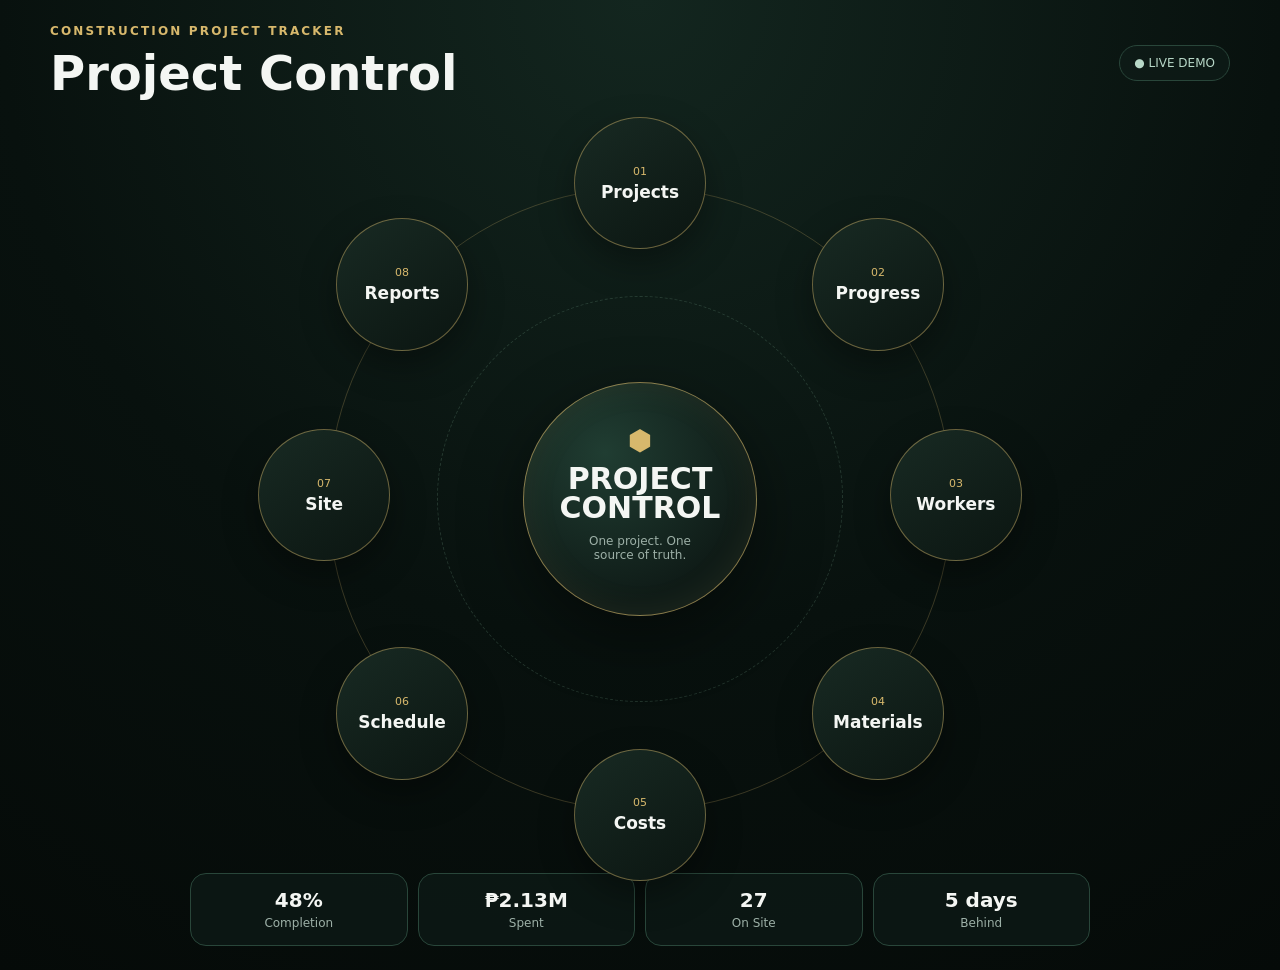
<file: index.html>
<!DOCTYPE html>
<html lang="en">
<head>
  <meta charset="UTF-8" />
  <meta name="viewport" content="width=device-width, initial-scale=1.0" />
  <title>Construction Project Tracker</title>
  <meta name="build-version" content="10" />
  <link rel="stylesheet" href="styles.css?v=10" />






<style id="mobile-readable-v9">
@media (max-width:760px){
  html,body,#app{margin:0!important;width:100%!important;min-height:100%!important;overflow-x:hidden!important}
  body{background:#06100d!important}
  #orbitView.screen.active{
    display:flex!important;
    flex-direction:column!important;
    width:100%!important;
    min-height:100dvh!important;
    height:auto!important;
    padding:12px 14px 16px!important;
    overflow:visible!important;
  }
  #homeFit{
    position:static!important;
    width:100%!important;
    min-height:0!important;
    padding:0!important;
    transform:none!important;
  }
  #homeFit .topbar{
    width:100%!important;
    margin:0 0 8px!important;
    align-items:flex-start!important;
  }
  #homeFit .topbar h1{
    font-size:27px!important;
    line-height:1.05!important;
  }
  #homeFit .eyebrow{
    font-size:9px!important;
    letter-spacing:.12em!important;
    margin-bottom:4px!important;
  }
  #homeFit .status-pill{
    font-size:9px!important;
    padding:7px 9px!important;
  }
  #homeFit .orbit-wrap{
    width:92vw!important;
    height:92vw!important;
    aspect-ratio:1/1!important;
    margin:4px auto 8px!important;
    transform:none!important;
  }
  #homeFit .module{
    width:22vw!important;
    height:22vw!important;
    max-width:92px!important;
    max-height:92px!important;
    min-width:76px!important;
    min-height:76px!important;
    border-width:1.5px!important;
  }
  #homeFit .module b{
    font-size:13px!important;
    line-height:1.05!important;
  }
  #homeFit .module span{
    font-size:9px!important;
    margin-bottom:3px!important;
  }
  #homeFit .core{
    width:34vw!important;
    height:34vw!important;
    max-width:142px!important;
    max-height:142px!important;
  }
  #homeFit .core h2{
    font-size:20px!important;
    line-height:.98!important;
  }
  #homeFit .core p{
    display:block!important;
    font-size:9px!important;
    line-height:1.1!important;
    margin:7px 12px 0!important;
  }
  #homeFit .quick-metrics{
    width:100%!important;
    display:grid!important;
    grid-template-columns:repeat(2,minmax(0,1fr))!important;
    gap:8px!important;
    margin:4px 0 0!important;
  }
  #homeFit .quick-metrics div{
    padding:10px 8px!important;
    border-radius:13px!important;
  }
  #homeFit .quick-metrics strong{
    font-size:18px!important;
    line-height:1.05!important;
  }
  #homeFit .quick-metrics span{
    font-size:10px!important;
    line-height:1.1!important;
  }
}
</style>
</head>
<body>
  <main id="app">
    <section id="orbitView" class="screen active">
      <div id="homeFit" class="home-fit">
      <div class="topbar">
        <div><p class="eyebrow">CONSTRUCTION PROJECT TRACKER</p><h1>Project Control</h1></div>
        <div class="status-pill">● LIVE DEMO</div>
      </div>
      <div class="orbit-wrap">
        <div class="orbit-ring ring-1"></div><div class="orbit-ring ring-2"></div>
        <button class="module module-1" data-module="projects"><span>01</span><b>Projects</b></button>
        <button class="module module-2" data-module="progress"><span>02</span><b>Progress</b></button>
        <button class="module module-3" data-module="workers"><span>03</span><b>Workers</b></button>
        <button class="module module-4" data-module="materials"><span>04</span><b>Materials</b></button>
        <button class="module module-5" data-module="costs"><span>05</span><b>Costs</b></button>
        <button class="module module-6" data-module="schedule"><span>06</span><b>Schedule</b></button>
        <button class="module module-7" data-module="site"><span>07</span><b>Site</b></button>
        <button class="module module-8" data-module="reports"><span>08</span><b>Reports</b></button>
        <div class="core"><div class="helmet">⬢</div><h2>PROJECT<br/>CONTROL</h2><p>One project. One source of truth.</p></div>
      </div>
      <div class="quick-metrics">
        <div><strong>48%</strong><span>Completion</span></div>
        <div><strong>₱2.13M</strong><span>Spent</span></div>
        <div><strong>27</strong><span>On Site</span></div>
        <div><strong>5 days</strong><span>Behind</span></div>
      </div>
      </div>
    </section>
    <section id="moduleView" class="screen">
      <div class="module-shell">
        <div class="module-header">
          <button id="backBtn" class="back-btn">← Back to Project Control</button>
          <div><p id="moduleEyebrow" class="eyebrow"></p><h2 id="moduleTitle"></h2></div>
          <button id="newRecordBtn" class="primary-btn">+ New Record</button>
        </div>
        <div id="moduleContent"></div>
      </div>
    </section>
  </main>
  <script src="app.js?v=10"></script>
</body>
</html>
</file>
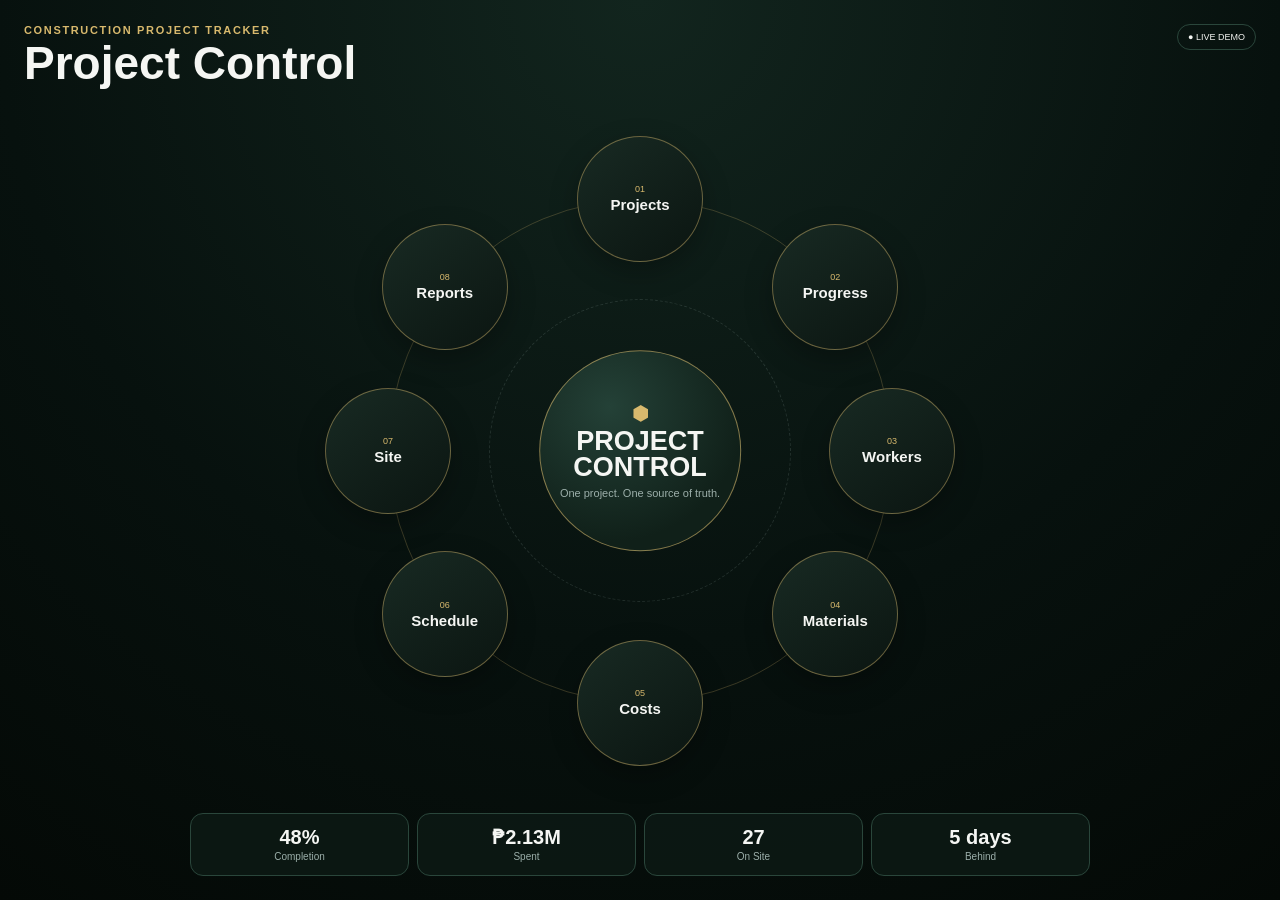
<file: fit/index.html>
<!DOCTYPE html>
<html lang="en">
<head>
<meta charset="UTF-8">
<meta name="viewport" content="width=device-width,initial-scale=1,viewport-fit=cover">
<title>Construction Project Tracker</title>
<style>
:root{--bg:#07110e;--panel:#0f1d18;--line:#2a463b;--gold:#d8b96d;--text:#f5f6f3;--muted:#9cafaa}
*{box-sizing:border-box}
html,body{margin:0;width:100%;min-height:100%;background:radial-gradient(circle at top,#12251e,#07110e 58%,#040906);color:var(--text);font-family:Arial,Helvetica,sans-serif}
body{overflow-x:hidden}
button{font:inherit}
#home{min-height:100svh;height:100svh;padding:12px 14px 14px;display:flex;flex-direction:column;gap:8px;overflow:hidden}
.top{display:flex;justify-content:space-between;align-items:flex-start;gap:10px}
.kicker{font-size:9px;letter-spacing:.15em;font-weight:800;color:var(--gold);margin-bottom:4px}
h1{margin:0;font-size:28px;line-height:1}
.live{font-size:9px;border:1px solid var(--line);padding:7px 10px;border-radius:999px;white-space:nowrap}
.orbit{position:relative;align-self:center;width:min(96vw,58svh);aspect-ratio:1/1;margin:10px auto 8px;flex:0 0 auto}
.r1,.r2{position:absolute;border-radius:50%;pointer-events:none}
.r1{inset:10%;border:1px solid rgba(216,185,109,.24)}
.r2{inset:26%;border:1px dashed rgba(156,175,170,.18)}
.center,.m{position:absolute;border-radius:50%;display:flex;align-items:center;justify-content:center;text-align:center;color:var(--text)}
.center{left:50%;top:50%;transform:translate(-50%,-50%);width:32%;aspect-ratio:1;background:radial-gradient(circle at 35% 28%,#244137,#102019 70%);border:1px solid rgba(216,185,109,.58);flex-direction:column;padding:8px}
.center .icon{color:var(--gold);font-size:20px;margin-bottom:4px}
.center b{font-size:clamp(16px,4.6vw,23px);line-height:.95}
.center small{font-size:9px;color:var(--muted);margin-top:7px;line-height:1.1}
.m{width:20%;aspect-ratio:1;border:1px solid rgba(216,185,109,.45);background:linear-gradient(145deg,#182a23,#0b1511);cursor:pointer;flex-direction:column;box-shadow:0 10px 28px rgba(0,0,0,.28)}
.m span{font-size:8px;color:var(--gold);margin-bottom:3px}.m b{font-size:clamp(11px,3.2vw,14px);line-height:1.05}
.p1{left:40%;top:0}.p2{right:9%;top:14%}.p3{right:0;top:40%}.p4{right:9%;bottom:14%}.p5{left:40%;bottom:0}.p6{left:9%;bottom:14%}.p7{left:0;top:40%}.p8{left:9%;top:14%}
.metrics{display:grid;grid-template-columns:repeat(2,1fr);gap:8px;margin-top:auto}
.metric{border:1px solid var(--line);background:rgba(12,25,20,.85);border-radius:13px;padding:9px 7px;text-align:center}
.metric strong{display:block;font-size:18px;line-height:1}.metric span{display:block;margin-top:4px;font-size:10px;color:var(--muted)}
#module{display:none;min-height:100svh;padding:14px}
.moduleTop{display:flex;justify-content:space-between;align-items:center;gap:10px;border-bottom:1px solid var(--line);padding-bottom:12px}
.back,.new{border-radius:11px;padding:10px 12px}.back{background:transparent;border:1px solid var(--line);color:var(--text)}.new{background:var(--gold);border:0;color:#171208;font-weight:800}
.moduleTitle{margin:18px 0 12px}.moduleTitle small{color:var(--gold);font-size:9px;letter-spacing:.14em}.moduleTitle h2{margin:5px 0 0;font-size:30px}
.cards{display:grid;grid-template-columns:repeat(2,1fr);gap:9px}.card{border:1px solid var(--line);background:var(--panel);border-radius:16px;padding:14px}.card small{color:var(--muted)}.card strong{display:block;font-size:22px;margin-top:6px}
.list{margin-top:12px;display:grid;gap:8px}.row{border:1px solid var(--line);background:#0b1713;border-radius:14px;padding:13px}.row b{display:block}.row span{font-size:11px;color:var(--muted)}
@media(min-width:761px){
 #home{padding:24px;display:grid;grid-template-rows:auto 1fr auto;overflow:visible}
 h1{font-size:46px}.kicker{font-size:11px}.orbit{width:min(680px,70vh)}
 .m b{font-size:15px}.m span{font-size:9px}.center b{font-size:27px}.center small{font-size:11px}
 .metrics{grid-template-columns:repeat(4,1fr);max-width:900px;width:100%;justify-self:center}.metric{padding:13px}.metric strong{font-size:20px}
 .cards{grid-template-columns:repeat(4,1fr)}
 #module{max-width:1180px;margin:auto}
}

@media(max-width:760px){
  #home{justify-content:flex-start!important}
  .top{flex:0 0 auto}
  .orbit{
    width:min(96vw,54svh)!important;
    margin-top:18px!important;
    margin-bottom:10px!important;
  }
  .metrics{
    grid-template-columns:repeat(4,minmax(0,1fr))!important;
    gap:6px!important;
    margin-top:auto!important;
  }
  .metric{padding:8px 3px!important}
  .metric strong{font-size:15px!important}
  .metric span{font-size:8px!important}
}
</style>
</head>
<body>
<section id="home">
 <div class="top"><div><div class="kicker">CONSTRUCTION PROJECT TRACKER</div><h1>Project Control</h1></div><div class="live">● LIVE DEMO</div></div>
 <div class="orbit">
  <div class="r1"></div><div class="r2"></div>
  <button class="m p1" data-k="Projects"><span>01</span><b>Projects</b></button>
  <button class="m p2" data-k="Progress"><span>02</span><b>Progress</b></button>
  <button class="m p3" data-k="Workers"><span>03</span><b>Workers</b></button>
  <button class="m p4" data-k="Materials"><span>04</span><b>Materials</b></button>
  <button class="m p5" data-k="Costs"><span>05</span><b>Costs</b></button>
  <button class="m p6" data-k="Schedule"><span>06</span><b>Schedule</b></button>
  <button class="m p7" data-k="Site"><span>07</span><b>Site</b></button>
  <button class="m p8" data-k="Reports"><span>08</span><b>Reports</b></button>
  <div class="center"><div class="icon">⬢</div><b>PROJECT<br>CONTROL</b><small>One project. One source of truth.</small></div>
 </div>
 <div class="metrics">
  <div class="metric"><strong>48%</strong><span>Completion</span></div>
  <div class="metric"><strong>₱2.13M</strong><span>Spent</span></div>
  <div class="metric"><strong>27</strong><span>On Site</span></div>
  <div class="metric"><strong>5 days</strong><span>Behind</span></div>
 </div>
</section>
<section id="module">
 <div class="moduleTop"><button class="back" id="back">← Back</button><button class="new">+ New Record</button></div>
 <div class="moduleTitle"><small id="eyebrow">PROJECT MODULE</small><h2 id="title">Projects</h2></div>
 <div class="cards">
  <div class="card"><small>Current project</small><strong id="c1">48%</strong></div>
  <div class="card"><small>Budget used</small><strong id="c2">₱2.13M</strong></div>
  <div class="card"><small>On site</small><strong id="c3">27</strong></div>
  <div class="card"><small>Status</small><strong id="c4">Active</strong></div>
 </div>
 <div class="list" id="list"></div>
</section>
<script>
const data={
Projects:["Bacoor Commercial Fit-Out — 48% complete","Molino Residence — 72% complete","Warehouse Expansion — 35% complete"],
Progress:["Concrete works — completed today","Electrical rough-in — active","Masonry / CHB — partial"],
Workers:["Juan Dela Cruz — Foreman — Present","Mario Santos — Mason — Present","Leo Ramos — Electrician — Present"],
Materials:["Portland Cement — 142 bags","10mm Rebar — LOW STOCK","CHB 4-inch — 620 pcs"],
Costs:["Materials — ₱1.12M","Labor — ₱620K","Equipment — ₱210K"],
Schedule:["Structural Works — 92%","MEPF Rough-In — 54%","Architectural — 8%"],
Site:["Safety Walk — Passed","Electrical Inspection — Passed","Housekeeping Audit — Action needed"],
Reports:["Daily Site Report — Ready","Weekly Progress Report — Ready","Cost vs Budget — Ready"]
};
document.querySelectorAll(".m").forEach(b=>b.onclick=()=>{
 const k=b.dataset.k; document.getElementById("home").style.display="none";document.getElementById("module").style.display="block";
 document.getElementById("title").textContent=k;document.getElementById("eyebrow").textContent=k.toUpperCase()+" MODULE";
 document.getElementById("list").innerHTML=data[k].map(x=>'<div class="row"><b>'+x+'</b><span>Tap for details</span></div>').join("");
 scrollTo(0,0);
});
document.getElementById("back").onclick=()=>{document.getElementById("module").style.display="none";document.getElementById("home").style.display="grid";scrollTo(0,0)}
</script>
</body>
</html>
</file>
<file: styles.css>
:root{--bg:#07110e;--panel:#0e1b17;--panel2:#13231e;--line:#29463a;--text:#f4f6f3;--muted:#9db0a7;--accent:#d7b86c;--accent2:#79a88e;--danger:#d46a5c;--radius:22px}*{box-sizing:border-box}html,body{margin:0;min-height:100%;background:radial-gradient(circle at top,#13261f 0,#08110e 55%,#050a08 100%);color:var(--text);font-family:Inter,system-ui,Arial,sans-serif}button{font:inherit}body{overflow-x:hidden}.screen{display:none;min-height:100vh;padding:24px}.screen.active{display:block}.topbar,.module-header{max-width:1180px;margin:0 auto;display:flex;justify-content:space-between;align-items:center;gap:18px}.eyebrow{margin:0 0 7px;color:var(--accent);font-size:12px;letter-spacing:.18em;font-weight:800}h1,h2{margin:0}h1{font-size:clamp(28px,4vw,48px)}.status-pill{border:1px solid var(--line);padding:10px 14px;border-radius:999px;color:#b7d7c7;background:rgba(14,27,23,.75);font-size:12px}.orbit-wrap{position:relative;width:min(780px,90vw);aspect-ratio:1/1;margin:8px auto 0}.orbit-ring{position:absolute;border:1px solid rgba(215,184,108,.24);border-radius:50%;inset:10%}.ring-2{inset:24%;border-style:dashed;border-color:rgba(121,168,142,.24)}.core{position:absolute;left:50%;top:50%;transform:translate(-50%,-50%);width:30%;aspect-ratio:1/1;border-radius:50%;display:flex;flex-direction:column;align-items:center;justify-content:center;text-align:center;background:radial-gradient(circle at 35% 30%,#203d32,#0f1b17 68%);border:1px solid rgba(215,184,108,.6);box-shadow:0 22px 65px rgba(0,0,0,.45),inset 0 0 34px rgba(215,184,108,.08)}.helmet{font-size:28px;color:var(--accent);margin-bottom:8px}.core h2{font-size:clamp(18px,2.4vw,30px);line-height:.95}.core p{font-size:12px;color:var(--muted);max-width:130px}.module{position:absolute;width:17%;aspect-ratio:1/1;border-radius:50%;border:1px solid rgba(215,184,108,.45);background:linear-gradient(145deg,#182a23,#0b1511);color:var(--text);display:flex;flex-direction:column;align-items:center;justify-content:center;cursor:pointer;box-shadow:0 14px 35px rgba(0,0,0,.35);transition:.2s transform,.2s border-color,.2s background}.module:hover{transform:scale(1.06);border-color:var(--accent);background:#1a3027}.module span{color:var(--accent);font-size:11px;margin-bottom:4px}.module b{font-size:clamp(12px,1.6vw,17px)}.module-1{left:41.5%;top:1%}.module-2{right:11%;top:14%}.module-3{right:1%;top:41%}.module-4{right:11%;bottom:14%}.module-5{left:41.5%;bottom:1%}.module-6{left:11%;bottom:14%}.module-7{left:1%;top:41%}.module-8{left:11%;top:14%}.quick-metrics{max-width:900px;margin:-16px auto 0;display:grid;grid-template-columns:repeat(4,1fr);gap:10px}.quick-metrics div{background:rgba(13,25,21,.82);border:1px solid var(--line);border-radius:16px;padding:14px;text-align:center}.quick-metrics strong{display:block;font-size:20px}.quick-metrics span{color:var(--muted);font-size:12px}.module-shell{max-width:1180px;margin:0 auto}.module-header{padding-bottom:18px;border-bottom:1px solid var(--line)}.back-btn,.primary-btn,.action-btn{border-radius:12px;padding:10px 14px;cursor:pointer}.back-btn{background:transparent;color:var(--text);border:1px solid var(--line)}.primary-btn{background:var(--accent);color:#15120a;border:none;font-weight:800}.action-btn{background:#183126;border:1px solid var(--line);color:var(--text)}.cards{display:grid;grid-template-columns:repeat(4,1fr);gap:14px;margin:22px 0}.card{background:linear-gradient(180deg,var(--panel2),var(--panel));border:1px solid var(--line);border-radius:var(--radius);padding:18px}.card .label{color:var(--muted);font-size:12px}.card .value{font-size:26px;font-weight:800;margin-top:8px}.card .delta{font-size:12px;margin-top:6px;color:#b6d7c7}.panel{background:rgba(13,25,21,.88);border:1px solid var(--line);border-radius:var(--radius);padding:18px;margin-top:14px}.panel-head{display:flex;justify-content:space-between;align-items:center;gap:12px;margin-bottom:14px}.panel-head h3{margin:0}table{width:100%;border-collapse:collapse;font-size:14px}th,td{text-align:left;padding:13px 10px;border-bottom:1px solid #1e372d}th{color:var(--muted);font-size:11px;text-transform:uppercase;letter-spacing:.08em}.badge{display:inline-block;padding:5px 9px;border-radius:999px;background:#19382a;color:#bce0cd;font-size:11px}.badge.warn{background:#423720;color:#f0d995}.badge.danger{background:#48241f;color:#efb1a8}.grid-2{display:grid;grid-template-columns:1.3fr .7fr;gap:14px}.timeline{display:grid;gap:10px}.timeline-item{padding:14px;border-radius:14px;background:#0c1915;border:1px solid var(--line)}.timeline-item b{display:block}.timeline-item span{color:var(--muted);font-size:12px}.progress{height:9px;border-radius:99px;background:#1a3027;overflow:hidden;margin-top:8px}.progress i{display:block;height:100%;background:var(--accent);border-radius:99px}.form-modal{position:fixed;inset:0;background:rgba(0,0,0,.68);display:none;place-items:center;padding:20px;z-index:10}.form-modal.show{display:grid}.modal-card{width:min(520px,100%);background:#0d1915;border:1px solid var(--line);border-radius:20px;padding:20px}.modal-card h3{margin-top:0}.field{display:grid;gap:6px;margin:12px 0}.field label{color:var(--muted);font-size:12px}.field input,.field textarea,.field select{width:100%;padding:12px;border-radius:10px;border:1px solid var(--line);background:#08120e;color:var(--text)}.modal-actions{display:flex;justify-content:flex-end;gap:10px;margin-top:16px}@media(max-width:760px){html,body{min-height:100dvh}.screen{padding:12px;min-height:100dvh}.screen.active#orbitView{display:flex;flex-direction:column;height:100dvh;overflow:hidden}.topbar{align-items:flex-start;flex:0 0 auto}.topbar h1{font-size:28px}.eyebrow{font-size:9px}.status-pill{font-size:9px;padding:7px 9px}.orbit-wrap{width:min(92vw,68dvh);margin:8px auto 0;flex:0 0 auto}.module{width:19%}.module b{font-size:10px}.module span{font-size:8px}.core{width:31%}.core h2{font-size:17px}.core p{display:none}.helmet{font-size:22px;margin-bottom:5px}.quick-metrics{width:100%;grid-template-columns:repeat(4,1fr);gap:6px;margin:4px auto 0;flex:0 0 auto}.quick-metrics div{padding:8px 4px;border-radius:12px}.quick-metrics strong{font-size:15px}.quick-metrics span{font-size:9px}.module-header{display:grid;grid-template-columns:1fr auto;align-items:start}.module-header>div{grid-column:1/3;grid-row:1}.back-btn{grid-column:1;grid-row:2}.primary-btn{grid-column:2;grid-row:2}.cards{grid-template-columns:repeat(2,1fr)}.grid-2{grid-template-columns:1fr}.panel{overflow:auto}table{min-width:720px}}
@media(max-width:760px){
  .screen.active#orbitView{
    height:100dvh!important;
    min-height:100dvh!important;
    padding:10px 12px 8px!important;
    display:grid!important;
    grid-template-rows:auto 1fr auto!important;
    overflow:hidden!important;
  }
  .topbar{width:100%!important}
  .orbit-wrap{
    align-self:center!important;
    justify-self:center!important;
    width:min(96vw,70dvh)!important;
    margin:0 auto!important;
  }
  .quick-metrics{
    align-self:end!important;
    width:100%!important;
    margin:0 auto!important;
    grid-template-columns:repeat(4,minmax(0,1fr))!important;
  }
}

/* Mobile tall-screen layout v4: use the full available height */
@media (max-width:760px){
  #orbitView.screen.active{
    display:grid!important;
    grid-template-rows:auto minmax(0,1fr) auto!important;
    height:100dvh!important;
    min-height:100dvh!important;
    overflow:hidden!important;
    padding:10px 12px 10px!important;
    gap:4px!important;
  }
  #orbitView .topbar{align-self:start!important}
  #orbitView .orbit-wrap{
    width:96vw!important;
    height:calc(100dvh - 150px)!important;
    max-height:none!important;
    aspect-ratio:auto!important;
    margin:0 auto!important;
    align-self:center!important;
    justify-self:center!important;
    transform:none!important;
  }
  #orbitView .orbit-ring{inset:5% 10%!important}
  #orbitView .ring-2{inset:25% 24%!important}
  #orbitView .module{
    width:19vw!important;
    height:19vw!important;
    max-width:86px!important;
    max-height:86px!important;
  }
  #orbitView .module-1{left:40.5%!important;top:2%!important}
  #orbitView .module-2{right:8%!important;top:17%!important}
  #orbitView .module-3{right:1%!important;top:42%!important}
  #orbitView .module-4{right:8%!important;bottom:17%!important}
  #orbitView .module-5{left:40.5%!important;bottom:2%!important}
  #orbitView .module-6{left:8%!important;bottom:17%!important}
  #orbitView .module-7{left:1%!important;top:42%!important}
  #orbitView .module-8{left:8%!important;top:17%!important}
  #orbitView .core{
    width:32vw!important;
    height:32vw!important;
    max-width:142px!important;
    max-height:142px!important;
  }
  #orbitView .quick-metrics{
    align-self:end!important;
    margin:0!important;
    grid-template-columns:repeat(4,minmax(0,1fr))!important;
  }
}

/* v7 viewport guard */
html,body,#app{max-width:100%;overflow-x:hidden}
@media (min-width:761px){
  #orbitView.screen.active{min-height:100vh}
}
</file>
